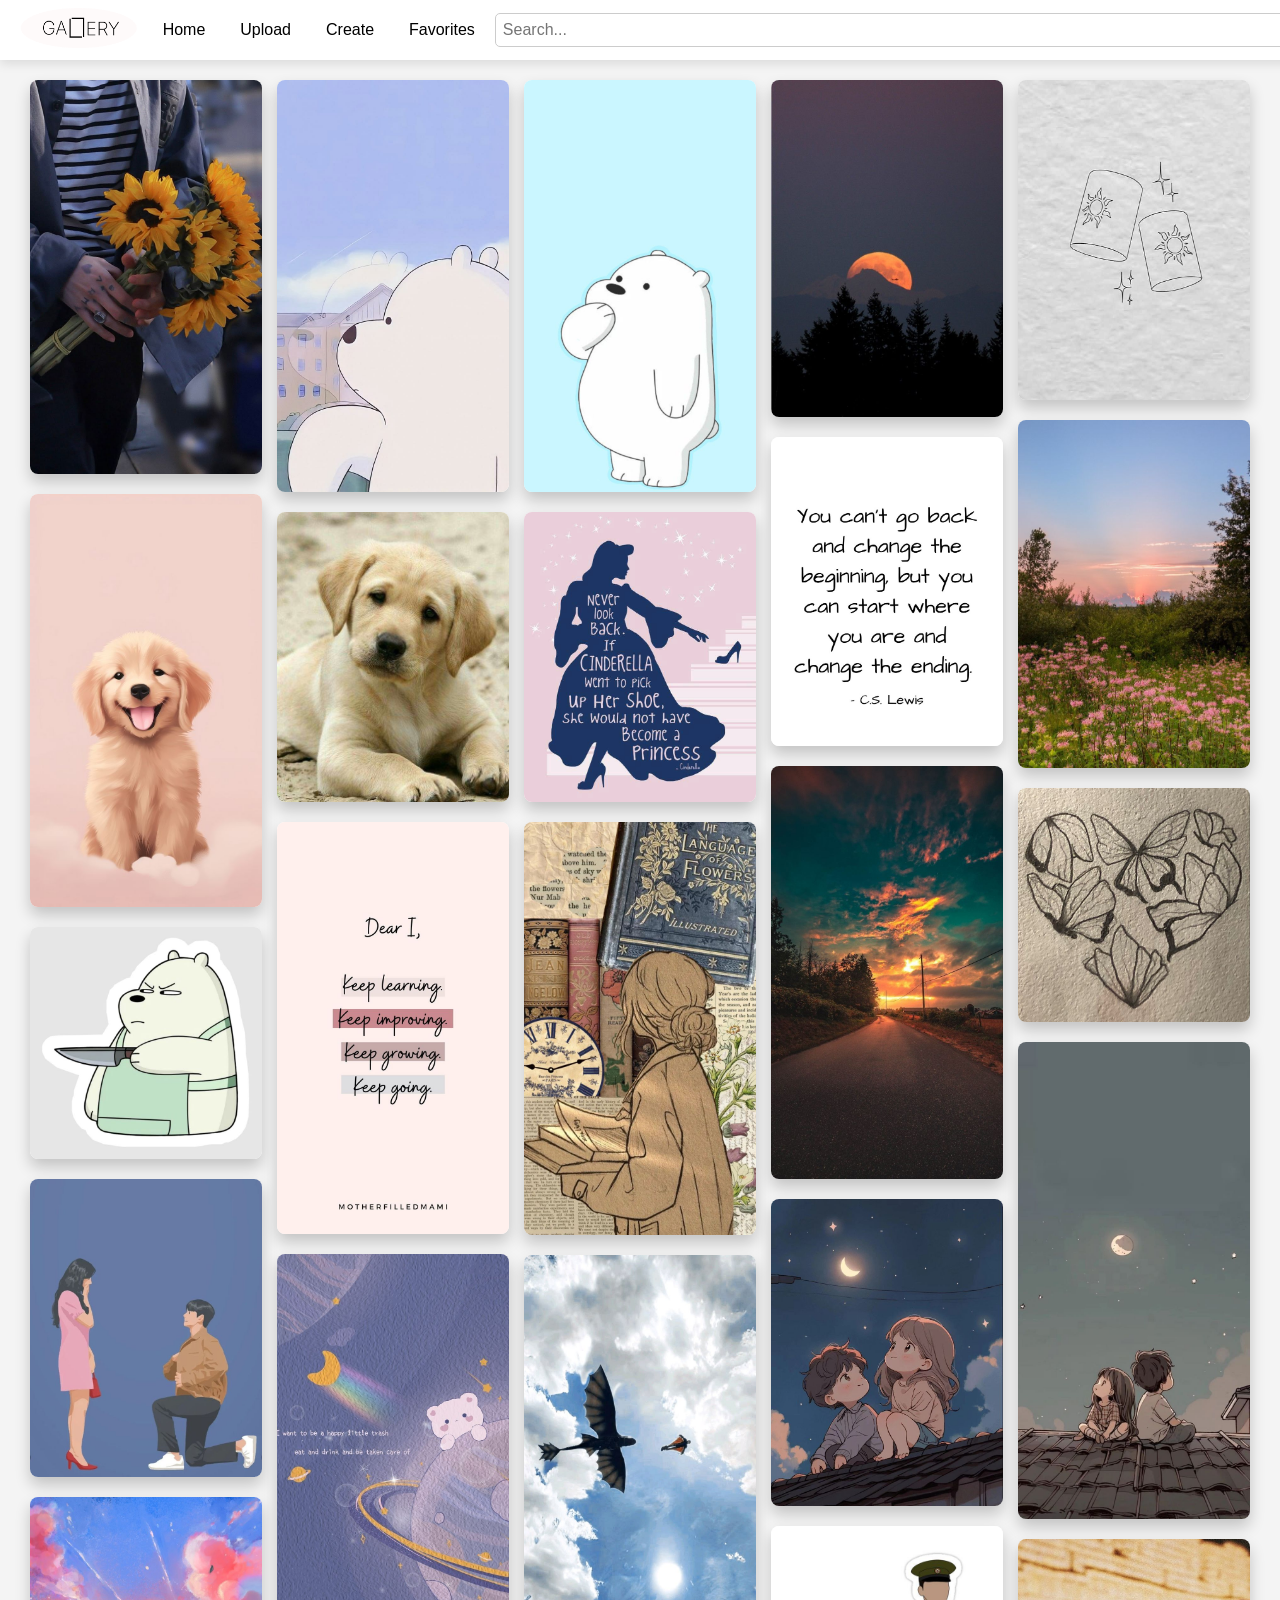
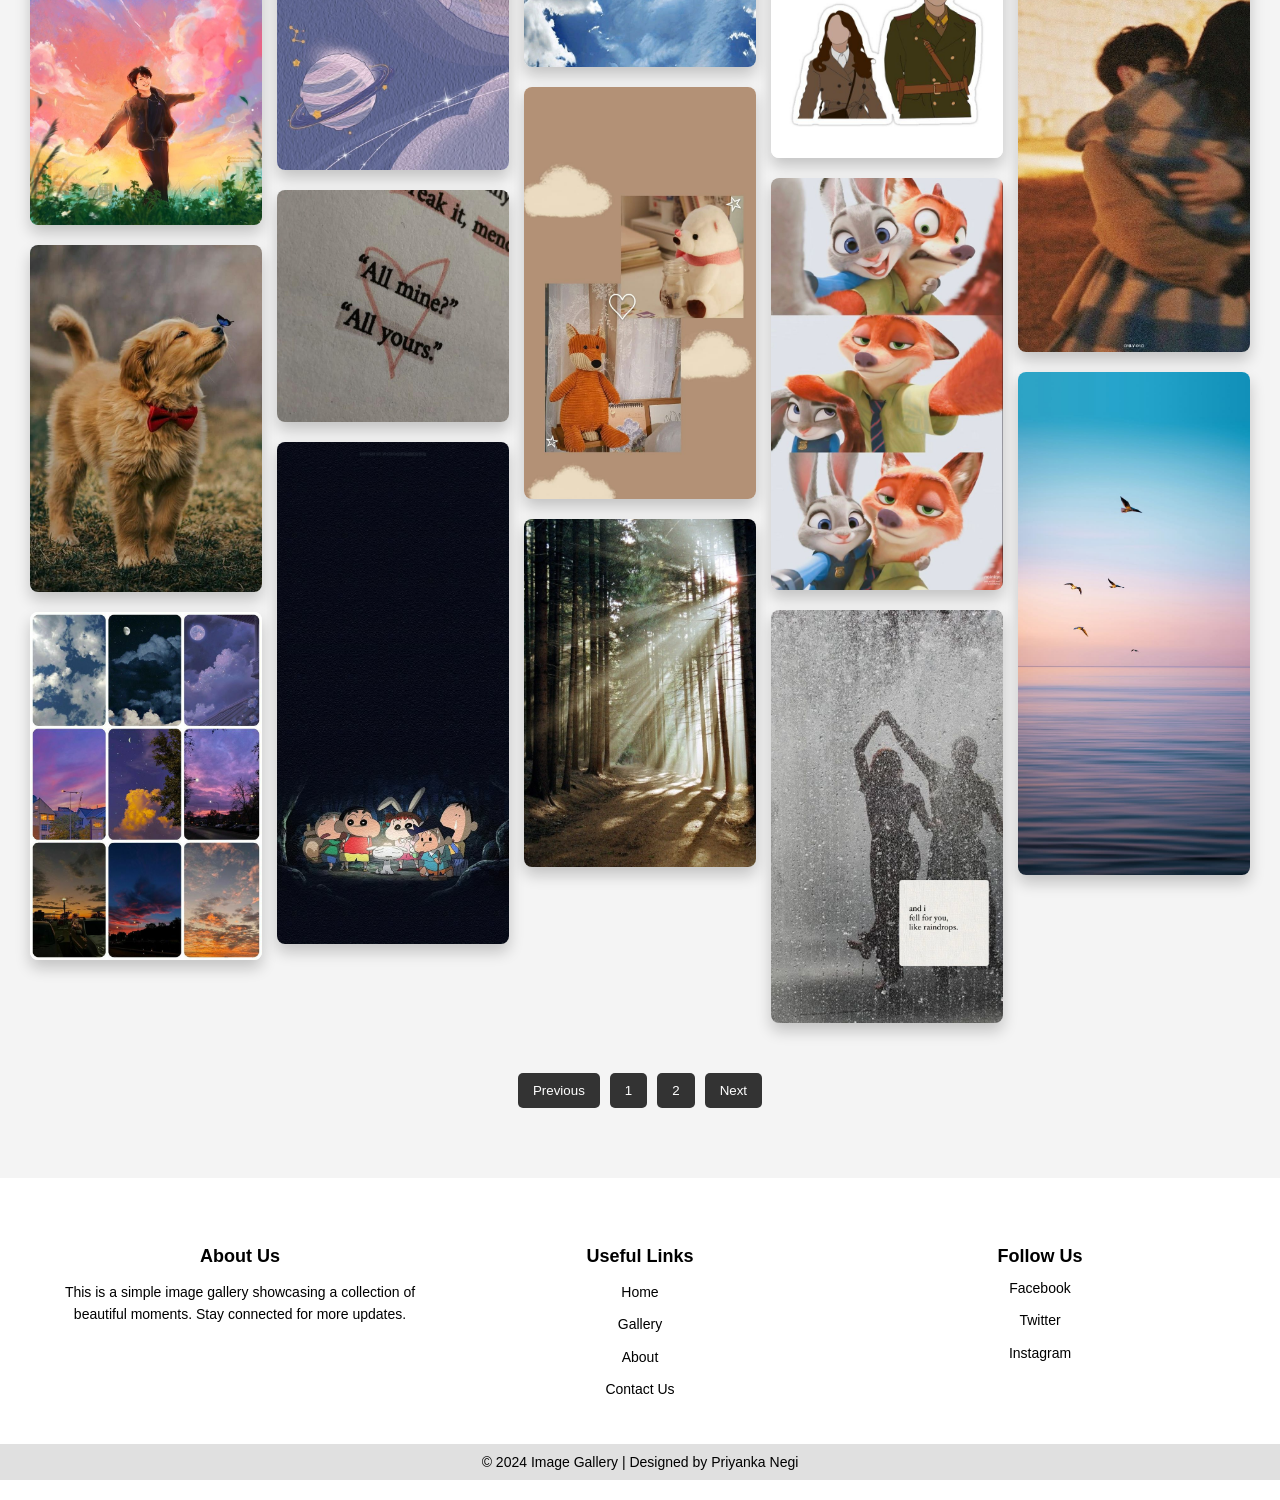
<file: index.html>
<!DOCTYPE html>
<html lang="en">
<head>
    <meta charset="UTF-8">
    <meta name="viewport" content="width=device-width, initial-scale=1.0">
    <title>Image Gallery</title>
    <link rel="icon"  href="img/Gallery.png">
    <link href="https://fonts.googleapis.com/css2?family=Roboto:wght@400;700&display=swap" rel="stylesheet">
    <link rel="stylesheet" href="style.css">
    <link rel="stylesheet" href="https://cdnjs.cloudflare.com/ajax/libs/font-awesome/6.0.0-beta3/css/all.min.css">
</head>
<body>
    <header>
    <!-- Top Navigation Bar -->
    <div class="navbar">
        <!-- Logo -->
        <div class="logo">
            <img src="img/logoo.png" alt="Logo">
        </div>

        <!-- Search Bar and Features -->
        <div class="nav-items">
            <a href="#" id="homeButton" >Home</a>
            <a href="#" id="uploadButton">Upload</a>
            <a href="#" id="createButton">Create</a>
             <a href="#" id="favoritesButton">Favorites</a>

            <input type="search" class="search-bar" placeholder="Search..." id="searchInput">
            <!-- Notification Icon -->
            <i id="notificationIcon" class="fas fa-bell"></i>

            
        </div>
    </div>
    </header>

    <!-- Image Gallery Section -->
    <main class="gallery" id="imageGallery" >
        <div class="gallery-item">
            <img src="img/image1.jpeg" alt="Image 1" data-title="nature">
        </div>
        <div class="gallery-item">
            <img src="img/image2.jpeg" alt="Image 1" data-title="dog">
        </div>
        <div class="gallery-item">
            <img src="img/image3.jpeg" alt="Image 1" data-title="panda">
        </div>
        <div class="gallery-item">
            <img src="img/image4.jpeg" alt="Image 1" data-title="love">
        </div>
        <div class="gallery-item">
            <img src="img/image5.jpeg" alt="Image 1" data-title="nature">
        </div>
        <div class="gallery-item">
            <img src="img/image6.jpeg" alt="Image 1" data-title="dog">
        </div>
        <div class="gallery-item">
            <img src="img/image7.jpeg" alt="Image 1" data-title="nature">
        </div>
        <div class="gallery-item">
            <img src="img/image8.jpeg" alt="Image 1" data-title="panda">
        </div>
        <div class="gallery-item">
            <img src="img/image9.jpeg" alt="Image 1" data-title="dog">
        </div>
        <div class="gallery-item">
            <img src="img/image10.jpeg" alt="Image 1" data-title="love">
        </div>
        <div class="gallery-item">
            <img src="img/image11.jpeg" alt="Image 1" data-title="nature">
        </div>
        <div class="gallery-item">
            <img src="img/image16.jpeg" alt="Image 1" data-title="love">
        </div> 
        <div class="gallery-item">
            <img src="img/image13.jpeg" alt="Image 1" data-title="shinchan">
        </div> 
        <div class="gallery-item">
            <img src="img/image14.jpeg" alt="Image 1" data-title="panda">
        </div> 
        <div class="gallery-item">
            <img src="img/image15.jpeg" alt="Image 1" data-title="love">
        </div> 
        <div class="gallery-item">
            <img src="img/image12.jpeg" alt="Image 1" data-title="love">
        </div> 
         <div class="gallery-item">
            <img src="img/image22.jpeg" alt="Image 1" data-title="nature">
        </div>
        <div class="gallery-item">
            <img src="img/image17.jpeg" alt="Image 1" data-title="panda">
        </div>
        <div class="gallery-item">
            <img src="img/image18.jpeg" alt="Image 1" data-title="nature">
        </div>
        <div class="gallery-item">
            <img src="img/image19.jpeg" alt="Image 1" data-title="nature">
        </div>
        <div class="gallery-item">
            <img src="img/image20.jpeg" alt="Image 1" data-title="love">
        </div>
        <div class="gallery-item">
            <img src="img/image21.jpeg" alt="Image 1" data-title="nature">
        </div>
        <div class="gallery-item">
            <img src="img/image23.jpeg" alt="Image 1" data-title="love">
        </div>
        <div class="gallery-item">
            <img src="img/image24.jpeg" alt="Image 1" data-title="love">
        </div>
        <div class="gallery-item">
            <img src="img/image25.jpeg" alt="Image 1" data-title="love">
        </div>
        <div class="gallery-item">
            <img src="img/image26.jpeg" alt="Image 1" data-title="love">
        </div>
        <div class="gallery-item">
            <img src="img/image27.jpeg" alt="Image 1" data-title="love">
        </div>
        <div class="gallery-item">
            <img src="img/image28.jpeg" alt="Image 1" data-title="nature">
        </div> 
        <div class="gallery-item">
            <img src="img/image29.jpeg" alt="Image 1" data-title="love">
        </div> 
        <div class="gallery-item">
            <img src="img/image30.jpeg" alt="Image 1" data-title="love">
        </div> 
        <div class="gallery-item">
            <img src="img/image31.jpeg" alt="Image 1" data-title="love">
        </div> 
        <div class="gallery-item">
            <img src="img/image32.jpeg" alt="Image 1" data-title="nature">
        </div> 
        <div class="gallery-item">
            <img src="img/image33.jpeg" alt="Image 1" data-title="love">
        </div> 
        <div class="gallery-item">
            <img src="img/image34.jpeg" alt="Image 1" data-title="love">
        </div> 
        <div class="gallery-item">
            <img src="img/image35.jpeg" alt="Image 1" data-title="love">
        </div> 
        <div class="gallery-item">
            <img src="img/image36.jpeg" alt="Image 1" data-title="love">
        </div> 
        <div class="gallery-item">
            <img src="img/image37.jpeg" alt="Image 1" data-title="love">
        </div> 
        <div class="gallery-item">
            <img src="img/image38.jpeg" alt="Image 1" data-title="cute">
        </div> 
        <div class="gallery-item">
            <img src="img/image39.jpeg" alt="Image 1" data-title="love">
        </div> 
        <div class="gallery-item">
            <img src="img/image40.jpeg" alt="Image 1" data-title="nature">
        </div> 
         <div class="gallery-item">
            <img src="img/image41.jpeg" alt="Image 1" data-title="cute">
        </div> 
        <div class="gallery-item">
            <img src="img/image42.jpeg" alt="Image 1" data-title="elephant">
        </div> 
        <div class="gallery-item">
            <img src="img/image43.jpeg" alt="Image 1" data-title="love">
        </div>
        <div class="gallery-item">
            <img src="img/image44.jpeg" alt="Image 1" data-title="quote">
        </div> 
        <div class="gallery-item">
            <img src="img/image45.jpeg" alt="Image 1" data-title="love">
        </div>
        <div class="gallery-item">
            <img src="img/image46.jpeg" alt="Image 1" data-title="love">
        </div>
        <div class="gallery-item">
            <img src="img/image47.jpeg" alt="Image 1" data-title="nature">
        </div>
        <div class="gallery-item">
            <img src="img/image48.jpeg" alt="Image 1" data-title="nature">
        </div>
        <div class="gallery-item">
            <img src="img/image49.jpeg" alt="Image 1" data-title="dog">
        </div>
        <div class="gallery-item">
            <img src="img/image50.jpeg" alt="Image 1" data-title="love">
        </div>
        <div class="gallery-item">
            <img src="img/image51.jpeg" alt="Image 1" data-title="quote">
        </div>
        <div class="gallery-item">
            <img src="img/image52.jpeg" alt="Image 1" data-title="quote">
        </div>
        

    </main>
     <!-- Image Modal -->
    <div id="imageModal" class="modal">
        <span class="close">&times;</span>
        <img class="modal-content" id="modalImage">
        <a id="downloadLink" class="download-icon" download>
            <i class="fas fa-download"></i>
        </a>
        <i id="heartIcon" class="far fa-heart heart-icon"></i> <!-- Heart icon added -->
        <span id="prevIcon" class="prev-icon">&#10094;</span>
        <span id="nextIcon" class="next-icon">&#10095;</span>
    </div>
    <div id="popupMessage"></div>

    <!-- Favorites Page (initially hidden) -->
    <section id="favoritesPage" class="hidden">
        <h2 >Your Favorite Images :</h2>
        <div id="favoritesGallery"></div>
    </section>


    <!-- new -->

   <!-- Upload Page Section (Hidden initially) -->
    <div id="uploadPage" class="upload-section hidden" >
        <h2>Upload Your Images :</h2>
        <div id="dropArea" class="upload-area">
            <p>Drag & Drop your images here or click to select files</p>
            <input type="file" id="fileInput" multiple accept="image/*" style="display: none;">
        </div>
        <div id="preview"></div>
    </div>

    <!-- Notification Dropdown -->
<div id="notificationDropdown" class="notification-dropdown hidden">
    <div class="notification-item">Image Uploaded</div>
    <div class="notification-item">Image Deleted</div>
    <div class="notification-item">Image Added to Favorites</div>
    <div class="notification-item">Folder Deleted</div>
</div>

   
   

   
    <!-- Create Folder Section -->
    <div id="createPage" class="hidden">
        <h2>Create Folders : </h2>
        <input type="text" id="folderInput" placeholder="Enter folder name">
        <button id="createFolderBtn">Create Folder</button>
        <div id="folderList"></div>
        <!-- File input for adding images -->
    <input type="file" id="fileInput" class="hidden" accept="image/*" multiple>

    </div>

   <!-- Pagination Section -->
<div id="pagination" class="pagination" >
    <button onclick="prevPage()">Prev</button>
    <button onclick="goToPage(1)">1</button>
    <button onclick="goToPage(2)">2</button>
    <button onclick="goToPage(3)">3</button>
    <button onclick="nextPage()">Next</button>
</div>


    <footer class="footer">
  <div class="footer-content">
    <div class="footer-section about">
      <h3>About Us</h3>
      <p>This is a simple image gallery showcasing a collection of beautiful moments. Stay connected for more updates.</p>
    </div>

    <div class="footer-section links">
      <h3>Useful Links</h3>
      <ul>
        <li><a href="#home">Home</a></li>
        <li><a href="#gallery">Gallery</a></li>
        <li><a href="#about">About</a></li>
        <li><a href="#contact">Contact Us</a></li>
      </ul>
    </div>

    <div class="footer-section social">
      <h3>Follow Us</h3>
      <a href="https://facebook.com" target="_blank">Facebook</a>
      <a href="https://twitter.com" target="_blank">Twitter</a>
      <a href="https://instagram.com" target="_blank">Instagram</a>
    </div>
  </div>

  <div class="footer-bottom">
    &copy; 2024 Image Gallery | Designed by Priyanka Negi
  </div>
</footer>


    <script src="script.js"></script>
</body>
</html>
</file>
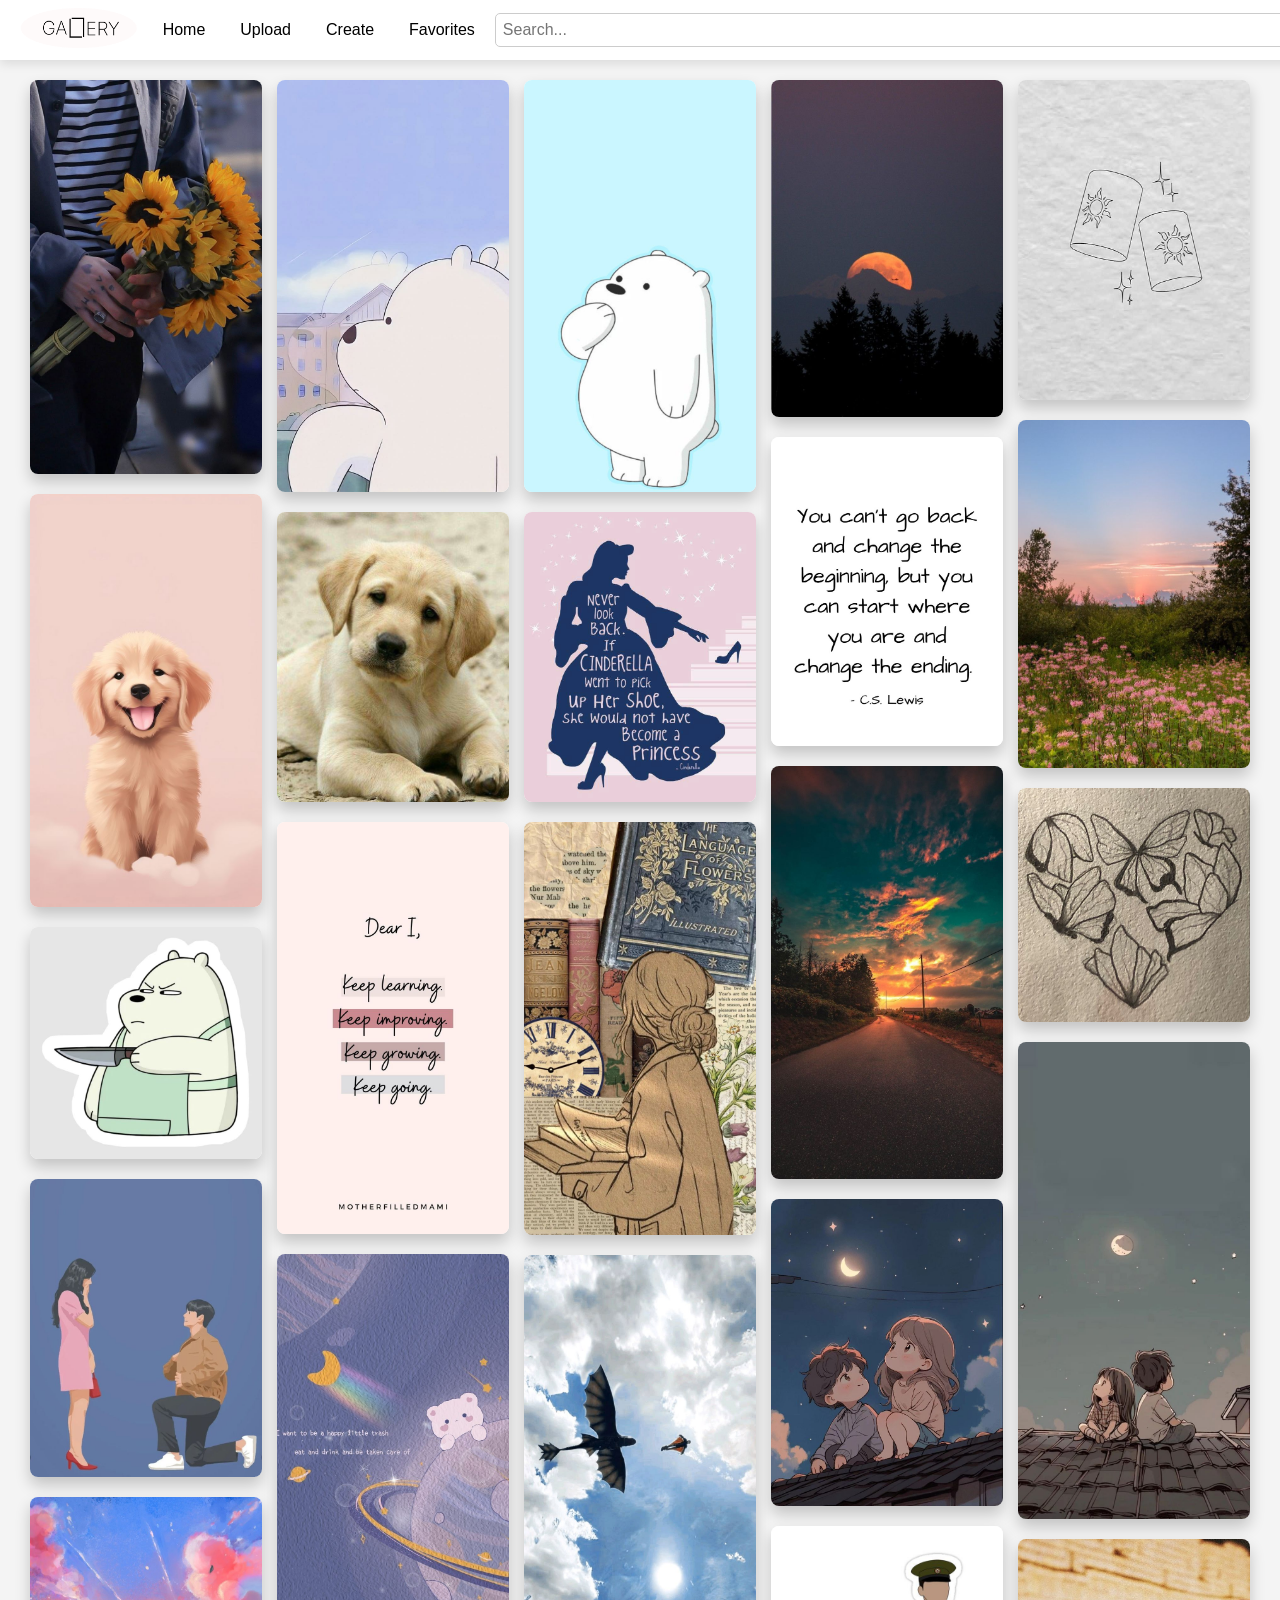
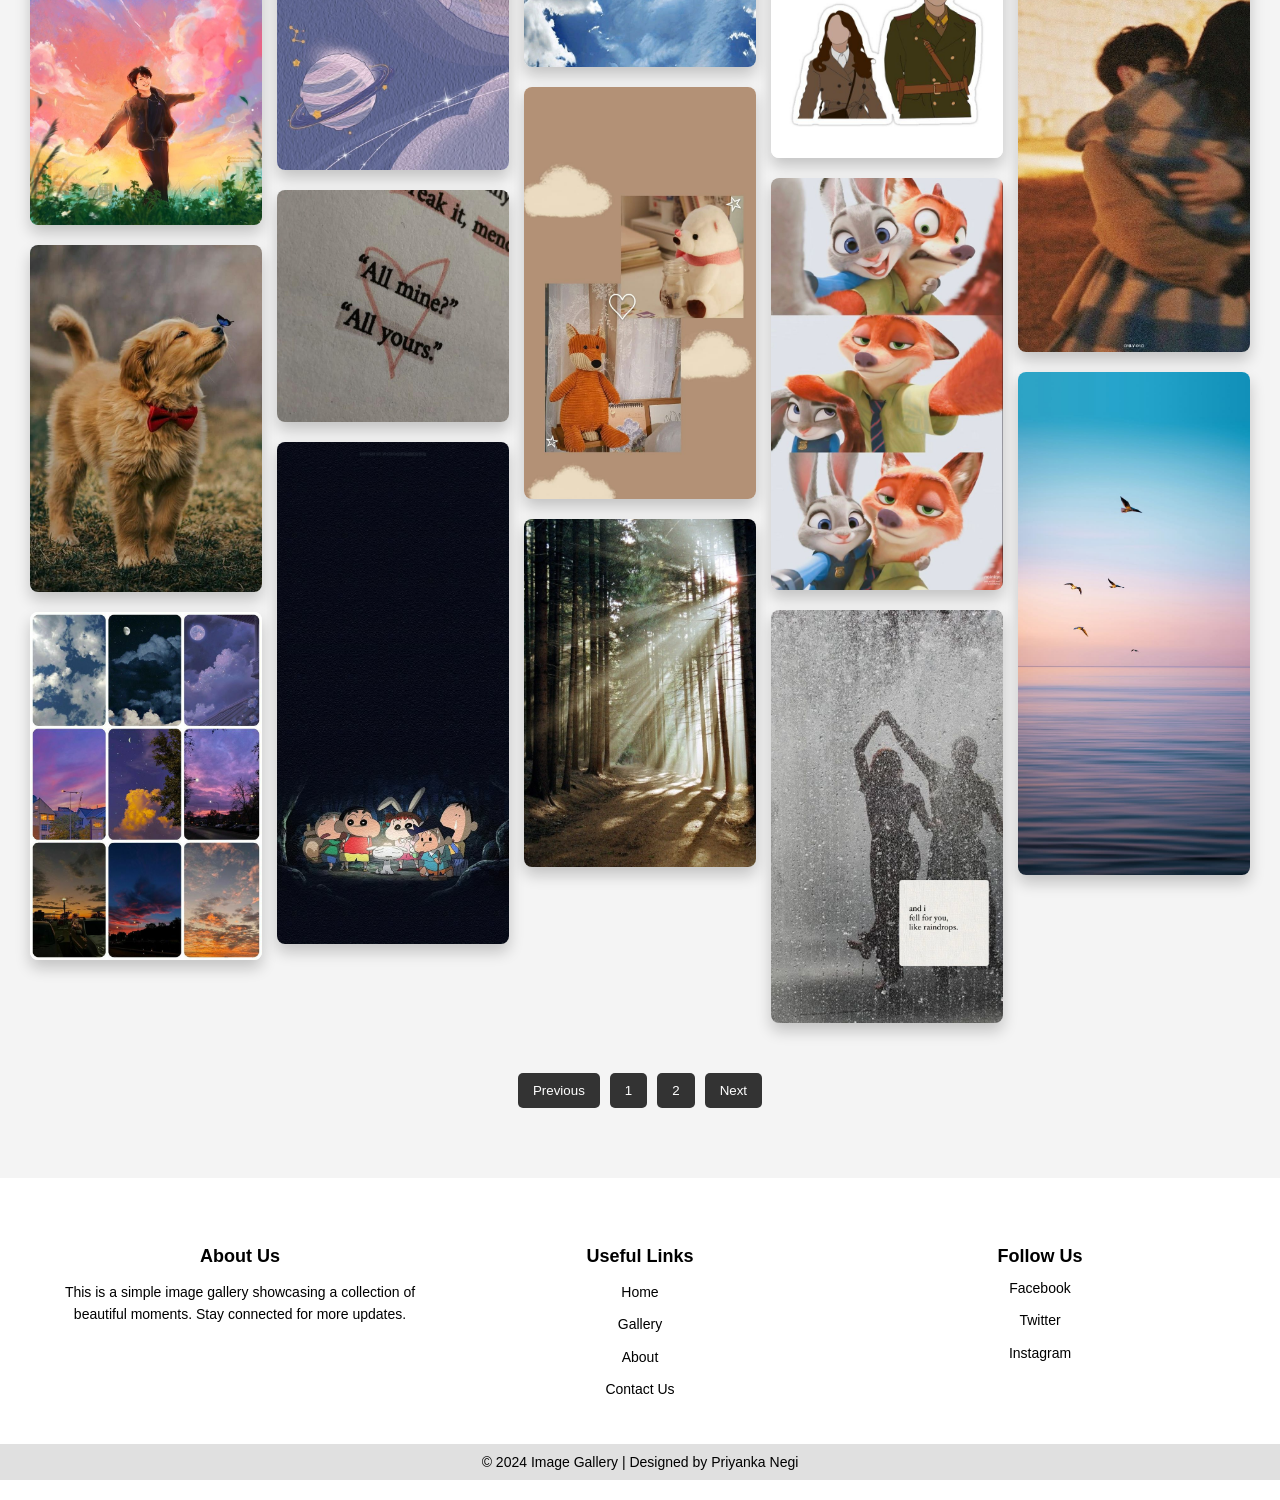
<file: Project.html>
<!DOCTYPE html>
<html lang="en">
<head>
    <meta charset="UTF-8">
    <meta name="viewport" content="width=device-width, initial-scale=1.0">
    <title>Image Gallery</title>
    <link rel="icon"  href="img/Gallery.png">
    <link href="https://fonts.googleapis.com/css2?family=Roboto:wght@400;700&display=swap" rel="stylesheet">
    <link rel="stylesheet" href="style.css">
    <link rel="stylesheet" href="https://cdnjs.cloudflare.com/ajax/libs/font-awesome/6.0.0-beta3/css/all.min.css">
</head>
<body>
    <header>
    <!-- Top Navigation Bar -->
    <div class="navbar">
        <!-- Logo -->
        <div class="logo">
            <img src="img/logoo.png" alt="Logo">
        </div>

        <!-- Search Bar and Features -->
        <div class="nav-items">
            <a href="#" id="homeButton" >Home</a>
            <a href="#" id="uploadButton">Upload</a>
            <a href="#" id="createButton">Create</a>
             <a href="#" id="favoritesButton">Favorites</a>

            <input type="search" class="search-bar" placeholder="Search..." id="searchInput">
            <!-- Notification Icon -->
            <i id="notificationIcon" class="fas fa-bell"></i>

            
        </div>
    </div>
    </header>

    <!-- Image Gallery Section -->
    <main class="gallery" id="imageGallery" >
        <div class="gallery-item">
            <img src="img/image1.jpeg" alt="Image 1" data-title="nature">
        </div>
        <div class="gallery-item">
            <img src="img/image2.jpeg" alt="Image 1" data-title="dog">
        </div>
        <div class="gallery-item">
            <img src="img/image3.jpeg" alt="Image 1" data-title="panda">
        </div>
        <div class="gallery-item">
            <img src="img/image4.jpeg" alt="Image 1" data-title="love">
        </div>
        <div class="gallery-item">
            <img src="img/image5.jpeg" alt="Image 1" data-title="nature">
        </div>
        <div class="gallery-item">
            <img src="img/image6.jpeg" alt="Image 1" data-title="dog">
        </div>
        <div class="gallery-item">
            <img src="img/image7.jpeg" alt="Image 1" data-title="nature">
        </div>
        <div class="gallery-item">
            <img src="img/image8.jpeg" alt="Image 1" data-title="panda">
        </div>
        <div class="gallery-item">
            <img src="img/image9.jpeg" alt="Image 1" data-title="dog">
        </div>
        <div class="gallery-item">
            <img src="img/image10.jpeg" alt="Image 1" data-title="love">
        </div>
        <div class="gallery-item">
            <img src="img/image11.jpeg" alt="Image 1" data-title="nature">
        </div>
        <div class="gallery-item">
            <img src="img/image16.jpeg" alt="Image 1" data-title="love">
        </div> 
        <div class="gallery-item">
            <img src="img/image13.jpeg" alt="Image 1" data-title="shinchan">
        </div> 
        <div class="gallery-item">
            <img src="img/image14.jpeg" alt="Image 1" data-title="panda">
        </div> 
        <div class="gallery-item">
            <img src="img/image15.jpeg" alt="Image 1" data-title="love">
        </div> 
        <div class="gallery-item">
            <img src="img/image12.jpeg" alt="Image 1" data-title="love">
        </div> 
         <div class="gallery-item">
            <img src="img/image22.jpeg" alt="Image 1" data-title="nature">
        </div>
        <div class="gallery-item">
            <img src="img/image17.jpeg" alt="Image 1" data-title="panda">
        </div>
        <div class="gallery-item">
            <img src="img/image18.jpeg" alt="Image 1" data-title="nature">
        </div>
        <div class="gallery-item">
            <img src="img/image19.jpeg" alt="Image 1" data-title="nature">
        </div>
        <div class="gallery-item">
            <img src="img/image20.jpeg" alt="Image 1" data-title="love">
        </div>
        <div class="gallery-item">
            <img src="img/image21.jpeg" alt="Image 1" data-title="nature">
        </div>
        <div class="gallery-item">
            <img src="img/image23.jpeg" alt="Image 1" data-title="love">
        </div>
        <div class="gallery-item">
            <img src="img/image24.jpeg" alt="Image 1" data-title="love">
        </div>
        <div class="gallery-item">
            <img src="img/image25.jpeg" alt="Image 1" data-title="love">
        </div>
        <div class="gallery-item">
            <img src="img/image26.jpeg" alt="Image 1" data-title="love">
        </div>
        <div class="gallery-item">
            <img src="img/image27.jpeg" alt="Image 1" data-title="love">
        </div>
        <div class="gallery-item">
            <img src="img/image28.jpeg" alt="Image 1" data-title="nature">
        </div> 
        <div class="gallery-item">
            <img src="img/image29.jpeg" alt="Image 1" data-title="love">
        </div> 
        <div class="gallery-item">
            <img src="img/image30.jpeg" alt="Image 1" data-title="love">
        </div> 
        <div class="gallery-item">
            <img src="img/image31.jpeg" alt="Image 1" data-title="love">
        </div> 
        <div class="gallery-item">
            <img src="img/image32.jpeg" alt="Image 1" data-title="nature">
        </div> 
        <div class="gallery-item">
            <img src="img/image33.jpeg" alt="Image 1" data-title="love">
        </div> 
        <div class="gallery-item">
            <img src="img/image34.jpeg" alt="Image 1" data-title="love">
        </div> 
        <div class="gallery-item">
            <img src="img/image35.jpeg" alt="Image 1" data-title="love">
        </div> 
        <div class="gallery-item">
            <img src="img/image36.jpeg" alt="Image 1" data-title="love">
        </div> 
        <div class="gallery-item">
            <img src="img/image37.jpeg" alt="Image 1" data-title="love">
        </div> 
        <div class="gallery-item">
            <img src="img/image38.jpeg" alt="Image 1" data-title="cute">
        </div> 
        <div class="gallery-item">
            <img src="img/image39.jpeg" alt="Image 1" data-title="love">
        </div> 
        <div class="gallery-item">
            <img src="img/image40.jpeg" alt="Image 1" data-title="nature">
        </div> 
         <div class="gallery-item">
            <img src="img/image41.jpeg" alt="Image 1" data-title="cute">
        </div> 
        <div class="gallery-item">
            <img src="img/image42.jpeg" alt="Image 1" data-title="elephant">
        </div> 
        <div class="gallery-item">
            <img src="img/image43.jpeg" alt="Image 1" data-title="love">
        </div>
        <div class="gallery-item">
            <img src="img/image44.jpeg" alt="Image 1" data-title="quote">
        </div> 
        <div class="gallery-item">
            <img src="img/image45.jpeg" alt="Image 1" data-title="love">
        </div>
        <div class="gallery-item">
            <img src="img/image46.jpeg" alt="Image 1" data-title="love">
        </div>
        <div class="gallery-item">
            <img src="img/image47.jpeg" alt="Image 1" data-title="nature">
        </div>
        <div class="gallery-item">
            <img src="img/image48.jpeg" alt="Image 1" data-title="nature">
        </div>
        <div class="gallery-item">
            <img src="img/image49.jpeg" alt="Image 1" data-title="dog">
        </div>
        <div class="gallery-item">
            <img src="img/image50.jpeg" alt="Image 1" data-title="love">
        </div>
        <div class="gallery-item">
            <img src="img/image51.jpeg" alt="Image 1" data-title="quote">
        </div>
        <div class="gallery-item">
            <img src="img/image52.jpeg" alt="Image 1" data-title="quote">
        </div>
        

    </main>
     <!-- Image Modal -->
    <div id="imageModal" class="modal">
        <span class="close">&times;</span>
        <img class="modal-content" id="modalImage">
        <a id="downloadLink" class="download-icon" download>
            <i class="fas fa-download"></i>
        </a>
        <i id="heartIcon" class="far fa-heart heart-icon"></i> <!-- Heart icon added -->
        <span id="prevIcon" class="prev-icon">&#10094;</span>
        <span id="nextIcon" class="next-icon">&#10095;</span>
    </div>
    <div id="popupMessage"></div>

    <!-- Favorites Page (initially hidden) -->
    <section id="favoritesPage" class="hidden">
        <h2 >Your Favorite Images :</h2>
        <div id="favoritesGallery"></div>
    </section>


    <!-- new -->

   <!-- Upload Page Section (Hidden initially) -->
    <div id="uploadPage" class="upload-section hidden" >
        <h2>Upload Your Images :</h2>
        <div id="dropArea" class="upload-area">
            <p>Drag & Drop your images here or click to select files</p>
            <input type="file" id="fileInput" multiple accept="image/*" style="display: none;">
        </div>
        <div id="preview"></div>
    </div>

    <!-- Notification Dropdown -->
<div id="notificationDropdown" class="notification-dropdown hidden">
    <div class="notification-item">Image Uploaded</div>
    <div class="notification-item">Image Deleted</div>
    <div class="notification-item">Image Added to Favorites</div>
    <div class="notification-item">Folder Deleted</div>
</div>

   
   

   
    <!-- Create Folder Section -->
    <div id="createPage" class="hidden">
        <h2>Create Folders : </h2>
        <input type="text" id="folderInput" placeholder="Enter folder name">
        <button id="createFolderBtn">Create Folder</button>
        <div id="folderList"></div>
        <!-- File input for adding images -->
    <input type="file" id="fileInput" class="hidden" accept="image/*" multiple>

    </div>

   <!-- Pagination Section -->
<div id="pagination" class="pagination" >
    <button onclick="prevPage()">Prev</button>
    <button onclick="goToPage(1)">1</button>
    <button onclick="goToPage(2)">2</button>
    <button onclick="goToPage(3)">3</button>
    <button onclick="nextPage()">Next</button>
</div>


    <footer class="footer">
  <div class="footer-content">
    <div class="footer-section about">
      <h3>About Us</h3>
      <p>This is a simple image gallery showcasing a collection of beautiful moments. Stay connected for more updates.</p>
    </div>

    <div class="footer-section links">
      <h3>Useful Links</h3>
      <ul>
        <li><a href="#home">Home</a></li>
        <li><a href="#gallery">Gallery</a></li>
        <li><a href="#about">About</a></li>
        <li><a href="#contact">Contact Us</a></li>
      </ul>
    </div>

    <div class="footer-section social">
      <h3>Follow Us</h3>
      <a href="https://facebook.com" target="_blank">Facebook</a>
      <a href="https://twitter.com" target="_blank">Twitter</a>
      <a href="https://instagram.com" target="_blank">Instagram</a>
    </div>
  </div>

  <div class="footer-bottom">
    &copy; 2024 Image Gallery | Designed by Priyanka Negi
  </div>
</footer>


    <script src="script.js"></script>
</body>
</html>
</file>
<file: style.css>
body {
    font-family: Arial, sans-serif;
    background-color: #f4f4f4;
    margin: 0;
    padding: 0;
}

.navbar {
    display: flex;
    align-items: center;
    background-color: white;
    padding: 10px 20px;
    position: fixed;
    top: 0;
    width: 100%;
    z-index: 1000;
    box-shadow: 0 4px 10px rgba(0, 0, 0, 0.1);
    height: 40px;
}


.logo img {
    height: 40px;
}

.nav-items {
    display: flex;
    align-items: center;
}

.search-bar {
    padding: 7px;
    border-radius: 5px;
    width: 960px;
    margin-left: 10px;
    font-size: 16px;
    border: 1px solid #ccc;
}

.search-bar::-webkit-search-cancel-button {
    -webkit-appearance: none;
    height: 15px;
    width: 15px;
    background: url('img/cross.png') no-repeat center;
    background-size: cover;
    cursor: pointer;
}


.nav-items a {
    color: black;
    text-decoration: none;
    margin-left: 15px; /* Adjusted margin for better spacing */
    font-size: 16px;
    padding: 10px;
    transition: background-color 0.3s;
}

.nav-items a:hover {
    background-color: #D6D6D6;
    border-radius: 5px;

}

/*for images*/
.gallery {
    column-count: 5;
    column-gap: 15px;
    padding: 30px;
    max-width: 1400px;
    margin: 0 auto;
    padding-top: 80px;

}

.gallery-item {
    background: #fff;
    border-radius: 8px;
    margin-bottom: 20px;
    overflow: hidden;
    box-shadow: 0 8px 15px rgba(0, 0, 0, 0.2);
    break-inside: avoid;
    position: relative;
    transition: transform 0.3s ease-in-out;
}

.gallery-item:hover {
    transform: scale(1.05);
    border: 2px solid grey;
}

.gallery-item img {
    width: 100%;
    height: auto;
    display: block;
}




/* Modal styling */
.modal {
    display: none;
    position: fixed;
    z-index: 20;
    left: 0;
    top: 0;
    width: 100%;
    height: 100%;
    background-color: rgba(0, 0, 0, 0.8);
    overflow: auto;
    align-items: center;
    justify-content: center;
    padding-top: 10px;

}

.modal-content {
    max-width: 80%;
    max-height: 80%;
    margin: auto;
    display: block;
    border-radius: 10px;
    box-shadow: 0 4px 15px rgba(0, 0, 0, 0.3);
}



/* Close button */
.close {
    position: absolute;
    top: 35px;
    right: 45px;
    color: #fff;
    font-size: 45px;
    font-weight: bold;
    cursor: pointer;
    padding-top: 40px;
}

/* Download icon */
.download-icon {
    position: absolute;
    bottom: 20px;
    right: 20px;
    text-decoration: none;
    background: rgba(0, 0, 0, 0.5);
    border-radius: 50%;
    padding: 10px;
    cursor: pointer;
}

.download-icon img {
    width: 25px;
    height: 25px;
}
/* Download icon styling */
.download-icon {
    position: absolute;
    bottom: 20px;
    right: 20px;
    text-decoration: none;
    background: rgba(0, 0, 0, 0.5);
    border-radius: 50%;
    padding: 15px;
    color: #fff;
    cursor: pointer;
}

.download-icon i {
    font-size: 20px;
}








/* Responsive adjustments */
@media (max-width: 1200px) {
    .gallery {
        column-count: 4;
    }
}

@media (max-width: 900px) {
    .gallery {
        column-count: 3;
    }
}

@media (max-width: 600px) {
    .gallery {
        column-count: 2;
    }
}

@media (max-width: 400px) {
    .gallery {
        column-count: 1;
    }
}




/*footer*/
.footer {
  background-color: white;
  color: black;
  padding: 20px 0;
  text-align: center;
  margin-top: 50px;
}

.footer .footer-content {
  display: flex;
  justify-content: space-around;
  padding: 20px 0;
  max-width: 1200px;
  margin: 0 auto;
}

.footer .footer-section {
  flex: 1;
  padding: 10px;
}

.footer-section h3 {
  margin-bottom: 10px;
  font-size: 18px;
}

.footer-section p, .footer-section ul, .footer-section a {
  font-size: 14px;
  line-height: 1.6;
  color: black;
}

.footer-section ul {
  list-style: none;
  padding: 0;
}

.footer-section ul li {
  margin-bottom: 5px;
}

.footer-section ul li a {
  text-decoration: none;
  color: black;
  transition: color 0.3s;
}

.footer-section ul li a:hover {
  color: #1abc9c;
}

.footer-section a {
  display: block;
  margin: 10px 0;
  text-decoration: none;
  color: black;
  transition: color 0.3s;
}

.footer-section a:hover {
  color: #1abc9c;
}

.footer-bottom {
  padding: 10px;
  font-size: 14px;
  background-color: #e0e0e0;
  color: black;
}

@media (max-width: 600px) {
    .footer-content {
        flex-direction: column;
        align-items: center;
    }
}


/*upload page*/

/* Style for gallery items */
/**/
/* Hidden class for toggling pages */
.hidden {
    display: none;
}

/* Style for upload area */
.upload-area {
    border: 2px dashed #ccc;
    padding: 30px;
    text-align: center;
    cursor: pointer;
    background-color: #f9f9f9;
    border-radius: 10px;
    transition: background-color 0.3s ease;
    margin: 20px 0;

}

.upload-area:hover {
    background-color: #e9e9e9;
}

#preview {
    display: flex;
    flex-wrap: wrap;
}

#preview img {
    max-width: 100px;
    margin: 10px;
    border-radius: 10px;
}



/* Style for buttons below each image */
.image-actions {
    display: flex;
    justify-content: space-between;
    margin-top: 10px;
}

.image-actions button {
    padding: 3px 5px;
    border: none;
    cursor: pointer;
    border-radius: 3px;
    background-color: #d3d3d3;
    color: black;
    font-size: 14px;
}

.image-actions button.delete {
    background-color: #d3d3d3;
}

/*Favorite page */

/* Heart Icon Styling */
.heart-icon {
    position: absolute;
    bottom: 20px;
    left: 20px;
    font-size: 24px;
    color: white;
    cursor: pointer;
    background-color: rgba(0, 0, 0, 0.5);
    border-radius: 50%;
    padding: 10px;
    transition: color 0.3s ease;
}

.heart-icon.liked {
    color: red;
}

/* Favorites Page Styling */
#favoritesPage {
    padding: 5px;
    max-width: 1200px;
    margin: 0 ;
}

#favoritesGallery {
    display: flex;
    flex-wrap: wrap;
    gap: 15px;
}

#favoritesGallery .gallery-item {
    flex: 1 1 calc(25% - 30px);
    background-color: white;
    padding: 10px;
    border-radius: 10px;
    box-shadow: 0 4px 10px rgba(0, 0, 0, 0.1);
}
#favoritesPage h2 {
    text-align: left; /* Aligns the heading to the left */
}

.hidden {
    display: none;
}

#heartIcon {
    color: white;
    cursor: pointer;
}

#heartIcon.favorited {
    color: red;
}
#favoritesPage .gallery-item {
    display: inline-block;  /* Ensure the images are aligned properly */
    margin: 10px;
    width: 200px;  /* Set a fixed width for the images */
    height: auto;  /* Maintain the aspect ratio */
}

#favoritesPage .gallery-item img {
    width: 100%;
    height: auto;  /* Ensure the image scales within the set width */
    display: block;
    object-fit: cover;  /* Maintain aspect ratio and prevent distortion */
}


/*create page*/


.folder-item {
    border: 1px solid #ccc;
    margin: 10px 0;
    padding: 10px;
}
.folder-images img {
    max-width: 100px;
    margin: 5px;
}

.hidden {
    display: none;
}
#folderInput{
    height: 30px;
     padding: 7px;
    border-radius: 5px;
    width: 200px;
    margin-left: 10px;
    font-size: 16px;
    border: 1px solid #ccc;
}

#createFolderBtn{
     height: 30px;
     padding: 7px;
    border-radius: 5px;
    width: 150px;
    margin-left: 10px;
    font-size: 16px;
    border: 1px solid #ccc;

}
/* Notification Icon Styling */
#notificationIcon {
    font-size: 24px; /* Adjust size as needed */
    color: black; /* Change color as needed */
    margin-left: 15px; /* Space between the search bar and the notification icon */
    cursor: pointer; /* Change cursor to pointer on hover */
    position: relative; /* For positioning the notification badge */
}

#notificationIcon::after {
   
    position: absolute;
    top: -5px; /* Adjust to position the badge correctly */
    right: -10px; /* Adjust to position the badge correctly */
    background-color: red; /* Background color of the badge */
    color: white; /* Text color of the badge */
    border-radius: 50%; /* Make it circular */
    padding: 3px 6px; /* Padding for the badge */
    font-size: 12px; /* Font size of the badge */
}

/* Notification Dropdown Styling */
.notification-dropdown {
    position: absolute; /* Position relative to the navbar */
    right: 20px; /* Adjust this as needed */
    top: 60px; /* Adjust this as needed */
    background-color: white; /* Background color of the dropdown */
    border: 1px solid #ccc; /* Border for the dropdown */
    border-radius: 5px; /* Rounded corners */
    box-shadow: 0 2px 8px rgba(0, 0, 0, 0.2); /* Shadow for the dropdown */
    z-index: 1000; /* Ensure it appears above other elements */
    width: 250px; /* Width of the dropdown */
}

.notification-dropdown.hidden {
    display: none; /* Hide the dropdown */
}

.notification-item {
    padding: 10px; /* Padding for each notification item */
    cursor: pointer; /* Pointer cursor on hover */
}

.notification-item:hover {
    background-color: #f1f1f1; /* Highlight effect on hover */
}

@media (max-width: 768px) {
    .notification-dropdown {
        right: 10px;
        width: 90%;
    }
}

/*Modal next prev icon*/
.prev-icon, .next-icon {
    cursor: pointer;
    position: absolute;
    top: 50%;
    width: auto;
    margin-top: -22px;
    padding: 16px;
    color: white;
    font-weight: bold;
    font-size: 28px;
    transition: 0.6s ease;
    user-select: none;
}

.next-icon {
    right: 20px;
}

.prev-icon {
    left: 20px;
}



/* Popup message styling */
#popupMessage {
    position: fixed;
    bottom: 80px;
    left: 20px;
    background-color: #333;
    color: white;
    padding: 10px 20px;
    border-radius: 5px;
    display: none;
    z-index: 1000;
}

#popupMessage.show {
    display: block;
}



/* Responsive adjustments for smaller screens */
@media (max-width: 1200px) {
    .search-bar {
        width: 280px; /* Adjusted width for medium screens */
    }
}

@media (max-width: 768px) {
    .search-bar {
        width: 100%; /* Full width for smaller screens */
        margin-left: 0; /* Remove left margin to center the search bar */
    }
}


/* Padding for pages to avoid overlap with the navbar */
#favoritesPage,
#uploadPage,
#createPage {
    padding-top: 80px; /* Adjust the padding as needed */
}

/* Add any other styling adjustments for consistency */
#favoritesPage h2,
#uploadPage h2,
#createPage h2 {
    margin-top: 0; /* Remove any top margin to align the heading neatly */
}


/*new*/

/* Pagination Styling */
.pagination {
    display: flex;
    justify-content: center;
    padding: 20px;
    gap: 10px;
}

.pagination button {
    background-color: #333;
    color: #fff;
    border: none;
    padding: 10px 15px;
    border-radius: 5px;
    cursor: pointer;
    transition: background-color 0.3s;
}

.pagination button:hover {
    background-color: #555;
}
</file>
